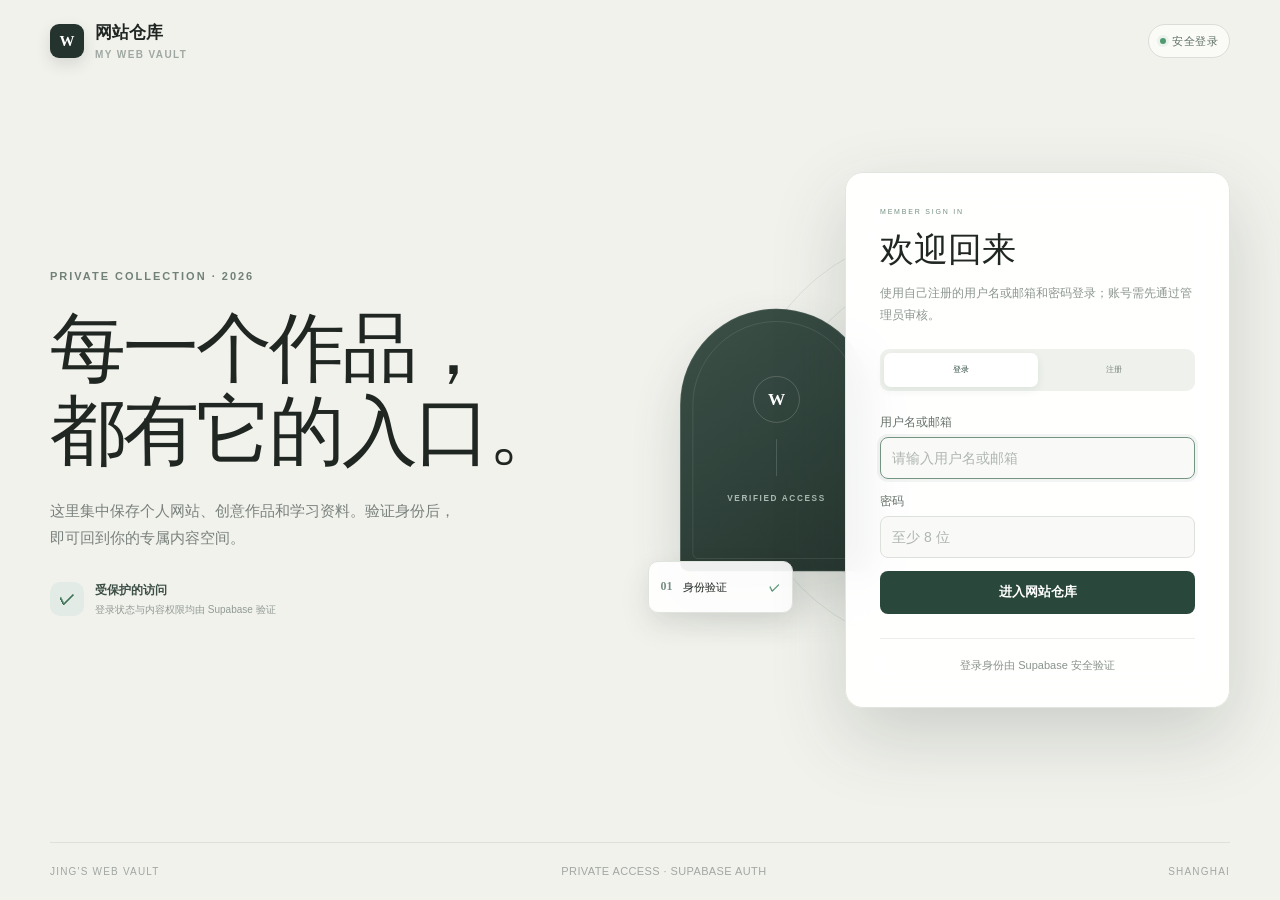
<file: index.html>
<!doctype html>
<html lang="zh-CN">
  <head>
    <meta charset="UTF-8" />
    <meta name="viewport" content="width=device-width, initial-scale=1.0" />
    <meta name="description" content="通过登录验证访问个人网站与多传感器学习资料的收藏空间。" />
    <link rel="icon" href="./favicon.svg" />
    <title>网站仓库｜每一个作品，都有它的入口</title>
    <script type="module" crossorigin src="./index-BUGNJTqG.js"></script>
    <link rel="stylesheet" crossorigin href="./index-RHdn1_Pa.css">
  </head>
  <body>
    <div id="root"></div>
  </body>
</html>
</file>
<file: index-RHdn1_Pa.css>
/*! tailwindcss v4.2.1 | MIT License | https://tailwindcss.com */
@layer theme{:root,:host{--font-sans:ui-sans-serif, system-ui, sans-serif, "Apple Color Emoji", "Segoe UI Emoji", "Segoe UI Symbol", "Noto Color Emoji";--font-mono:ui-monospace, SFMono-Regular, Menlo, Monaco, Consolas, "Liberation Mono", "Courier New", monospace;--spacing:.25rem;--default-font-family:var(--font-sans);--default-mono-font-family:var(--font-mono)}}@layer base{*,:after,:before,::backdrop{box-sizing:border-box;border:0 solid;margin:0;padding:0}::file-selector-button{box-sizing:border-box;border:0 solid;margin:0;padding:0}html,:host{-webkit-text-size-adjust:100%;tab-size:4;line-height:1.5;font-family:var(--default-font-family,ui-sans-serif, system-ui, sans-serif, "Apple Color Emoji", "Segoe UI Emoji", "Segoe UI Symbol", "Noto Color Emoji");font-feature-settings:var(--default-font-feature-settings,normal);font-variation-settings:var(--default-font-variation-settings,normal);-webkit-tap-highlight-color:transparent}hr{height:0;color:inherit;border-top-width:1px}abbr:where([title]){-webkit-text-decoration:underline dotted;text-decoration:underline dotted}h1,h2,h3,h4,h5,h6{font-size:inherit;font-weight:inherit}a{color:inherit;-webkit-text-decoration:inherit;-webkit-text-decoration:inherit;-webkit-text-decoration:inherit;-webkit-text-decoration:inherit;text-decoration:inherit}b,strong{font-weight:bolder}code,kbd,samp,pre{font-family:var(--default-mono-font-family,ui-monospace, SFMono-Regular, Menlo, Monaco, Consolas, "Liberation Mono", "Courier New", monospace);font-feature-settings:var(--default-mono-font-feature-settings,normal);font-variation-settings:var(--default-mono-font-variation-settings,normal);font-size:1em}small{font-size:80%}sub,sup{vertical-align:baseline;font-size:75%;line-height:0;position:relative}sub{bottom:-.25em}sup{top:-.5em}table{text-indent:0;border-color:inherit;border-collapse:collapse}:-moz-focusring{outline:auto}progress{vertical-align:baseline}summary{display:list-item}ol,ul,menu{list-style:none}img,svg,video,canvas,audio,iframe,embed,object{vertical-align:middle;display:block}img,video{max-width:100%;height:auto}button,input,select,optgroup,textarea{font:inherit;font-feature-settings:inherit;font-variation-settings:inherit;letter-spacing:inherit;color:inherit;opacity:1;background-color:#0000;border-radius:0}::file-selector-button{font:inherit;font-feature-settings:inherit;font-variation-settings:inherit;letter-spacing:inherit;color:inherit;opacity:1;background-color:#0000;border-radius:0}:where(select:is([multiple],[size])) optgroup{font-weight:bolder}:where(select:is([multiple],[size])) optgroup option{padding-inline-start:20px}::file-selector-button{margin-inline-end:4px}::placeholder{opacity:1}@supports (not ((-webkit-appearance:-apple-pay-button))) or (contain-intrinsic-size:1px){::placeholder{color:currentColor}@supports (color:color-mix(in lab, red, red)){::placeholder{color:color-mix(in oklab, currentcolor 50%, transparent)}}}textarea{resize:vertical}::-webkit-search-decoration{-webkit-appearance:none}::-webkit-date-and-time-value{min-height:1lh;text-align:inherit}::-webkit-datetime-edit{display:inline-flex}::-webkit-datetime-edit-fields-wrapper{padding:0}::-webkit-datetime-edit{padding-block:0}::-webkit-datetime-edit-year-field{padding-block:0}::-webkit-datetime-edit-month-field{padding-block:0}::-webkit-datetime-edit-day-field{padding-block:0}::-webkit-datetime-edit-hour-field{padding-block:0}::-webkit-datetime-edit-minute-field{padding-block:0}::-webkit-datetime-edit-second-field{padding-block:0}::-webkit-datetime-edit-millisecond-field{padding-block:0}::-webkit-datetime-edit-meridiem-field{padding-block:0}::-webkit-calendar-picker-indicator{line-height:1}:-moz-ui-invalid{box-shadow:none}button,input:where([type=button],[type=reset],[type=submit]){appearance:button}::file-selector-button{appearance:button}::-webkit-inner-spin-button{height:auto}::-webkit-outer-spin-button{height:auto}[hidden]:where(:not([hidden=until-found])){display:none!important}}@layer components;@layer utilities{.relative{position:relative}.start{inset-inline-start:var(--spacing)}.contents{display:contents}.table{display:table}.table-row{display:table-row}}@media (width<=650px){.landing-actions{align-items:stretch}.landing-actions .login-button{width:170px}.auth-panel,.register-card{padding:28px 22px}.request-grid{grid-template-columns:1fr}}.login-vault-panel>small,.login-vault-panel label{font-size:12px}@media (width<=900px){.login-vault-panel{width:82%;right:-4%}.login-visual .vault-door{left:-12%}.login-side-card{left:-9%}}@media (width<=650px){.login-hero{padding:34px 0 24px}.login-copy h1{font-size:45px}.login-visual{height:auto!important;margin:34px 0 20px!important;transform:none!important}.login-visual .vault-door,.login-visual .orbit,.login-side-card{display:none}.login-vault-panel{width:100%;padding:28px 24px;position:relative;right:auto}.login-trust{margin-top:22px}}@media (width<=650px){.account-admin .admin-side,.account-list>header{display:none}.account-list>article{grid-template-columns:1fr auto;gap:10px;padding:14px}.account-list time{display:none}.account-actions{grid-column:1/-1}.admin-identity{display:none}}:root{--ink:#202622;--muted:#8b938e;--line:#e6e8e3;--paper:#f5f6f1;--green:#27493c;--accent:#4b8168}*{box-sizing:border-box}html,body{background:var(--paper);min-height:100%;color:var(--ink);margin:0}body{font-family:Arial,PingFang SC,Microsoft YaHei,sans-serif}button,input,select{font:inherit}button,a{color:inherit}a{text-decoration:none}.brand{align-items:center;gap:11px;font-size:15px;font-weight:750;display:flex}.brand-mark{color:#fff;background:#24332d;border-radius:9px;place-items:center;width:34px;height:34px;font:700 15px Georgia,serif;display:grid;box-shadow:0 6px 15px #1d302722}.brand div{flex-direction:column;gap:2px;display:flex}.brand small{color:#9fa8a2;letter-spacing:1.4px;font-size:7px}.brand.light{color:#fff}.brand.light small{color:#7f9189}.landing{background:#f2f2ed;flex-direction:column;min-height:100vh;display:flex;overflow:hidden}.landing-nav{justify-content:space-between;align-items:center;width:min(1180px,100% - 70px);height:82px;margin:auto;display:flex}.private-pill{letter-spacing:.5px;color:#617169;background:#fafaf7;border:1px solid #daddd8;border-radius:20px;align-items:center;gap:6px;padding:8px 11px;font-size:9px;display:flex}.private-pill i{background:#4f9a71;border-radius:50%;width:6px;height:6px;box-shadow:0 0 0 3px #4f9a7117}.landing-hero{flex:1;grid-template-columns:1fr 1fr;align-items:center;gap:60px;width:min(1180px,100% - 70px);margin:auto;padding:45px 0 70px;display:grid}.hero-copy{max-width:520px}.hero-kicker{letter-spacing:2px;color:#718079;font-size:8px;font-weight:700}.hero-copy h1{letter-spacing:-3px;margin:20px 0 25px;font:500 clamp(46px,6vw,76px)/1.08 Georgia,Songti SC,serif}.hero-copy>p{color:#79817d;max-width:410px;font-size:12px;line-height:1.9}.login-button{color:#fff;background:#263e34;border-radius:8px;justify-content:space-between;align-items:center;width:190px;height:48px;margin-top:28px;padding:0 17px;font-size:11px;font-weight:700;transition:all .2s;display:flex;box-shadow:0 10px 25px #263e3428}.login-button:hover{transform:translateY(-2px);box-shadow:0 14px 30px #263e3430}.hero-copy>small{color:#a2a7a4;margin-top:12px;font-size:8px;display:block}.hero-visual{place-items:center;height:480px;display:grid;position:relative}.vault-door{color:#fff;z-index:2;background:linear-gradient(145deg,#354b42,#1d2d27);border-radius:117px 117px 10px 10px;flex-direction:column;justify-content:center;align-items:center;width:235px;height:320px;display:flex;position:relative;box-shadow:0 30px 70px #223c302c,inset 0 0 0 1px #ffffff18}.vault-door:before{content:"";border:1px solid #ffffff1f;border-radius:105px 105px 7px 7px;position:absolute;inset:15px}.vault-door span{border:1px solid #ffffff38;border-radius:50%;place-items:center;width:57px;height:57px;font:600 21px Georgia,serif;display:grid}.vault-door i{background:#ffffff30;width:1px;height:45px;margin:20px 0}.vault-door b{letter-spacing:2px;color:#a9b9b2;font-size:7px}.orbit{border:1px solid #3558471c;border-radius:50%;position:absolute}.orbit-one{width:420px;height:420px}.orbit-two{width:340px;height:340px}.floating-card{z-index:3;-webkit-backdrop-filter:blur(8px);backdrop-filter:blur(8px);background:#ffffffdb;border:1px solid #e3e6e1;border-radius:10px;align-items:center;gap:10px;width:150px;height:52px;padding:0 12px;font-size:9px;display:flex;position:absolute;box-shadow:0 12px 28px #2a3f3520}.floating-card i{color:#769083;font:600 11px Georgia,serif}.floating-card b{color:#738279;margin-left:auto}.card-one{top:18%;left:2%}.card-two{top:45%;right:0}.card-three{bottom:13%;left:5%}.landing-footer{letter-spacing:1.2px;color:#a1a7a3;border-top:1px solid #dde0db;justify-content:space-between;align-items:center;width:min(1180px,100% - 70px);height:58px;margin:auto;font-size:7px;display:flex}.landing-footer p{letter-spacing:.4px}.denied{text-align:center;place-items:center;min-height:100vh;padding:20px;display:grid}.denied>div>span{color:#fff;background:#263e34;border-radius:12px;place-items:center;width:46px;height:46px;margin:auto;font:700 18px Georgia,serif;display:grid}.denied p{letter-spacing:1.8px;color:#789084;margin:25px 0 12px;font-size:8px}.denied h1{margin:0;font:500 30px Georgia,Songti SC,serif}.denied small{color:#909691;margin:14px 0 26px;font-size:10px;display:block}.denied a{color:#fff;background:#263e34;border-radius:7px;padding:10px 14px;font-size:9px}.member-shell{background:#f7f7f3;grid-template-columns:218px 1fr;min-height:100vh;display:grid}.member-side{background:#1e2d27;flex-direction:column;justify-content:space-between;height:100vh;padding:28px 18px 18px;display:flex;position:sticky;top:0}.member-side nav{gap:5px;margin-top:28px;display:grid}.member-side nav a{color:#91a199;border-radius:8px;align-items:center;gap:10px;height:41px;padding:0 11px;font-size:10px;display:flex}.member-side nav a:hover,.member-side nav a.active{color:#fff;background:#ffffff12}.member-side nav a span{font-size:15px}.member-side>div>p{color:#62736b;letter-spacing:1.3px;text-transform:uppercase;margin:28px 12px 10px;font-size:7px}.member-side>div>button{color:#879890;cursor:pointer;background:0 0;border:0;border-radius:7px;align-items:center;width:100%;height:33px;padding:0 12px;font-size:9px;display:flex}.member-side>div>button:hover,.member-side>div>button.active{color:#fff;background:#ffffff0d}.member-side>div>button i{color:#687a71;margin-left:auto;font-size:8px;font-style:normal}.member-profile{color:#fff;border-top:1px solid #ffffff13;align-items:center;gap:8px;padding:16px 4px 0;display:flex}.member-profile>span{color:#2f473c;background:#d7dfda;border-radius:8px;place-items:center;width:30px;height:30px;font:700 11px Georgia,serif;display:grid}.member-profile>div{flex-direction:column;min-width:0;font-size:9px;display:flex}.member-profile small{color:#72837b;text-overflow:ellipsis;max-width:120px;font-size:7px;overflow:hidden}.member-profile a{color:#82938b;margin-left:auto}.member-main{min-width:0}.member-main>header{-webkit-backdrop-filter:blur(12px);backdrop-filter:blur(12px);border-bottom:1px solid var(--line);z-index:4;background:#ffffffd9;justify-content:space-between;align-items:center;height:68px;padding:0 35px;display:flex;position:sticky;top:0}.search{background:#f4f5f1;border:1px solid #e3e5e0;border-radius:8px;align-items:center;gap:7px;width:min(380px,48vw);height:35px;padding:0 10px;display:flex}.search>span{color:#939b96;font-size:20px;transform:rotate(-13deg)}.search input{background:0 0;border:0;outline:0;flex:1;font-size:9px}.member-main>header>div{align-items:center;gap:12px;display:flex}.secure{color:#70847a;align-items:center;gap:5px;font-size:8px;display:flex}.secure i{background:#4f9b70;border-radius:50%;width:5px;height:5px}.admin-link{background:#fff;border:1px solid #dce1dd;border-radius:7px;padding:8px 10px;font-size:8px}.member-content{width:min(1040px,100% - 68px);margin:auto;padding:42px 0 70px}.member-intro{justify-content:space-between;align-items:end;margin-bottom:25px;display:flex}.member-intro p{letter-spacing:1.7px;color:#789084;margin:0 0 10px;font-size:7px}.member-intro h1{margin:0;font:500 34px Georgia,Songti SC,serif}.member-intro>div>span{color:#969c98;margin-top:8px;font-size:9px;display:block}.member-count{background:#eef2ed;border:1px solid #e0e5df;border-radius:12px;align-items:center;gap:9px;padding:12px 17px;display:flex!important}.member-count strong{font:600 22px Georgia,serif}.member-count span{font-size:8px;color:#8c9690!important;margin:0!important}.filter-row{gap:6px;margin-bottom:15px;display:flex;overflow:auto}.filter-row button{white-space:nowrap;cursor:pointer;background:#fff;border:1px solid #e0e2dd;border-radius:17px;padding:7px 11px;font-size:8px}.filter-row button.active{color:#fff;background:#29483b;border-color:#29483b}.member-grid{grid-template-columns:repeat(3,1fr);gap:14px;display:grid}.member-grid>article{border:1px solid var(--line);background:#fff;border-radius:13px;transition:all .2s;overflow:hidden}.member-grid>article:hover{transform:translateY(-3px);box-shadow:0 12px 28px #2c393314}.member-shot{height:130px;padding:16px 22px 0;position:relative;overflow:hidden}.tone-0{background:#e7e1d8}.tone-1{background:#dae8e6}.tone-2{background:#e1ebdd}.tone-3{background:#e4e0ec}.tone-4{background:#eee1d5}.tone-5{background:#dae2e9}.mini-browser{background:#ffffffd6;border-radius:5px 5px 0 0;align-items:center;gap:3px;height:13px;padding:0 6px;display:flex}.mini-browser span{background:#c2c7c2;border-radius:50%;width:3px;height:3px}.shot-design{background:#ffffffa8;height:104px;padding:14px;position:relative}.shot-design>i{background:#54615a;width:29%;height:3px;margin-bottom:13px;display:block}.shot-design>b{opacity:.43;background:#7d8b84;width:47%;height:6px;margin:5px 0;display:block}.shot-design>b:nth-child(3){width:35%}.shot-design em{background:#49695733;border-radius:3px;width:34%;height:61px;position:absolute;top:14px;right:14px}.status{background:#ffffffe8;border-radius:7px;align-items:center;gap:4px;padding:4px 7px;font-size:7px;display:flex;position:absolute;bottom:7px;left:8px}.status>i{background:#4c9b6d;border-radius:50%;width:5px;height:5px}.member-info{padding:14px}.member-info>div{align-items:center;display:flex}.member-info h2{flex:1;margin:0;font-size:11px}.member-info>div a{color:#547565;font-size:14px}.member-info>p{color:#969c98;white-space:nowrap;text-overflow:ellipsis;margin:7px 0 14px;font-size:8px;overflow:hidden}.member-info footer{border-top:1px solid #efefec;align-items:center;gap:7px;padding-top:10px;display:flex}.member-info footer span{color:#65776e;background:#eef2ef;border-radius:4px;padding:4px 6px;font-size:7px}.member-info footer button{color:#909792;cursor:pointer;background:0 0;border:0;margin-left:auto;font-size:7px}.member-info footer a{color:#fff;background:#345746;border-radius:5px;padding:5px 7px;font-size:7px}.empty{text-align:center;background:#ffffff80;border:1px dashed #d6d9d3;border-radius:13px;padding:48px}.empty>span{color:#9fa8a2;font-size:28px}.empty h3{margin:8px 0 5px;font:600 16px Georgia,serif}.empty p{color:#9da39f;font-size:8px}.admin-shell{background:#f5f6f2;grid-template-columns:210px 1fr;min-height:100vh;display:grid}.admin-side{background:#1d2d27;flex-direction:column;height:100vh;padding:28px 17px;display:flex;position:sticky;top:0}.admin-side nav{gap:5px;margin-top:34px;display:grid}.admin-side nav button{color:#8c9d95;cursor:pointer;background:0 0;border:0;border-radius:8px;align-items:center;gap:10px;height:42px;padding:0 11px;font-size:10px;display:flex}.admin-side nav button:hover,.admin-side nav button.active{color:#fff;background:#ffffff12}.admin-side nav button span{font-size:15px}.admin-side nav button i{color:#708179;margin-left:auto;font-size:8px;font-style:normal}.back-vault{color:#82948b;margin-top:auto;padding:10px;font-size:9px}.admin-main>header{border-bottom:1px solid var(--line);background:#fff;justify-content:space-between;align-items:center;height:105px;padding:0 40px;display:flex}.admin-main>header p{letter-spacing:1.6px;color:#789084;margin:0 0 7px;font-size:7px}.admin-main>header h1{margin:0;font:600 25px Georgia,Songti SC,serif}.admin-main>header>button{color:#fff;cursor:pointer;background:#29483b;border:0;border-radius:8px;padding:11px 14px;font-size:9px;font-weight:700}.admin-content{width:min(1150px,100%);margin:auto;padding:30px 40px}.admin-summary{grid-template-columns:repeat(3,1fr);gap:12px;margin-bottom:20px;display:grid}.admin-summary article{border:1px solid var(--line);background:#fff;border-radius:11px;flex-direction:column;justify-content:space-between;height:85px;padding:16px;display:flex}.admin-summary span{color:#929995;font-size:8px}.admin-summary strong{font:600 21px Georgia,serif}.admin-table{border:1px solid var(--line);background:#fff;border-radius:12px;overflow:hidden}.table-head,.table-row{grid-template-columns:2fr .8fr .7fr 1.2fr .65fr;align-items:center;padding:0 17px;display:grid}.table-head{border-bottom:1px solid var(--line);letter-spacing:.5px;color:#8f9692;text-transform:uppercase;background:#f0f2ee;height:39px;font-size:7px}.table-row{border-bottom:1px solid #eff0ed;min-height:64px;font-size:8px}.table-row:last-child{border-bottom:0}.table-row>span:first-child{align-items:center;gap:9px;min-width:0;display:flex}.table-row>span:first-child>b{color:#3e6552;background:#e4ebe6;border-radius:7px;place-items:center;width:29px;height:29px;font:600 11px Georgia,serif;display:grid}.table-row>span:first-child>i{flex-direction:column;min-width:0;font-style:normal;display:flex}.table-row>span:first-child small{color:#a1a6a3;white-space:nowrap;text-overflow:ellipsis;max-width:200px;margin-top:3px;font-size:7px;overflow:hidden}.table-row em{color:#5c7167;background:#eef2ef;border-radius:4px;padding:4px 6px;font-size:7px;font-style:normal}.online-dot{background:#4b9d6d;border-radius:50%;width:5px;height:5px;margin-right:5px;display:inline-block}.url-cell{white-space:nowrap;text-overflow:ellipsis;color:#87908b;overflow:hidden}.table-row>span:last-child{justify-content:flex-end;gap:7px;display:flex}.table-row>span:last-child a{color:#547565;font-size:13px}.table-row>span:last-child button{color:#bd6b63;cursor:pointer;background:0 0;border:0;font-size:7px}.admin-note{background:#edf4ef;border:1px solid #dae5de;border-radius:10px;align-items:center;gap:10px;margin-bottom:17px;padding:12px 14px;display:flex}.admin-note>span{color:#fff;background:#4b7c64;border-radius:50%;place-items:center;width:22px;height:22px;font:600 10px Georgia,serif;display:grid}.admin-note p{color:#66756d;margin:0;font-size:8px}.admin-note strong{color:#3f5d4e;margin-bottom:3px;display:block}.modal-backdrop{-webkit-backdrop-filter:blur(5px);backdrop-filter:blur(5px);z-index:20;background:#18241f66;place-items:center;padding:20px;display:grid;position:fixed;inset:0}.modal{background:#fff;border-radius:15px;width:min(390px,100%);padding:29px;position:relative;box-shadow:0 24px 65px #0003}.close{color:#888;cursor:pointer;background:0 0;border:0;font-size:20px;position:absolute;top:12px;right:14px}.modal-icon{color:#3b7057;background:#e8f0eb;border-radius:9px;place-items:center;width:34px;height:34px;display:grid}.modal h2{margin:14px 0 6px;font:600 20px Georgia,Songti SC,serif}.modal>p{color:#979d99;margin:0 0 17px;font-size:8px}.modal label{color:#6d746f;gap:5px;margin-top:10px;font-size:8px;display:grid}.modal input,.modal select{background:#fafbf8;border:1px solid #dfe2dc;border-radius:7px;outline:0;height:38px;padding:0 10px;font-size:9px}.modal input:focus,.modal select:focus{border-color:#729481;box-shadow:0 0 0 3px #52735f13}.submit-button{color:#fff;cursor:pointer;background:#29483b;border:0;border-radius:7px;width:100%;height:39px;margin-top:18px;font-size:9px;font-weight:700}.toast{z-index:30;color:#fff;background:#203129;border-radius:8px;padding:11px 15px;font-size:8px;position:fixed;bottom:24px;left:50%;transform:translate(-50%);box-shadow:0 10px 28px #0003}@media (width<=900px){.landing-hero{gap:20px}.hero-visual{transform:scale(.83)}.member-shell,.admin-shell{grid-template-columns:180px 1fr}.member-grid{grid-template-columns:repeat(2,1fr)}.admin-content{padding:25px 22px}.admin-main>header{padding:0 24px}.table-head,.table-row{grid-template-columns:1.5fr .7fr .7fr .5fr}.table-head span:nth-child(4),.table-row>span:nth-child(4){display:none}}@media (width<=650px){.landing-nav,.landing-hero,.landing-footer{width:calc(100% - 34px)}.landing-nav{height:70px}.landing-hero{padding:50px 0;display:block}.hero-copy h1{font-size:47px}.hero-visual{height:390px;margin-top:35px}.floating-card{width:130px}.landing-footer span:last-child{display:none}.member-shell,.admin-shell{display:block}.member-side,.admin-side{z-index:10;width:100%;height:62px;padding:7px 10px;display:block;position:fixed;inset:auto 0 0}.member-side .brand,.member-side>div>p,.member-side>div>button,.member-profile,.admin-side>.brand,.back-vault{display:none}.member-side nav,.admin-side nav{grid-template-columns:1fr 1fr;margin:0;display:grid}.member-side nav a,.admin-side nav button{justify-content:center;height:47px}.admin-side nav button i{display:none}.member-main>header{height:61px;padding:0 14px}.secure{display:none}.member-content{width:calc(100% - 28px);padding:28px 0 90px}.member-grid{grid-template-columns:1fr 1fr;gap:9px}.member-shot{height:105px;padding:13px 14px 0}.member-count{display:none!important}.admin-main>header{height:90px;padding:0 18px}.admin-content{padding:18px 14px 90px}.admin-summary{gap:7px}.admin-summary article{padding:12px}.table-head,.table-row{grid-template-columns:1.5fr .7fr .5fr}.table-head span:nth-child(3),.table-row>span:nth-child(3){display:none}.table-row>span:first-child small{max-width:110px}}@media (width<=430px){.private-pill{display:none}.hero-copy h1{font-size:41px}.hero-visual{margin:-10px -40px;transform:scale(.7)}.landing-footer p{display:none}.member-grid{grid-template-columns:1fr}.search{width:62vw}.member-intro h1{font-size:29px}.admin-summary{grid-template-columns:1fr 1fr}.admin-summary article:last-child{display:none}.table-head,.table-row{grid-template-columns:1fr .6fr}.table-head span:nth-child(2),.table-row>span:nth-child(2){display:none}}body{font-size:16px}.private-pill,.hero-kicker{font-size:12px}.hero-copy>p{font-size:16px}.login-button{font-size:15px}.hero-copy>small,.floating-card{font-size:12px}.vault-door b,.landing-footer{font-size:10px}.denied p{font-size:11px}.denied small,.denied a,.member-side nav a{font-size:14px}.member-info>p{font-size:13px;line-height:1.6}.back-vault{font-size:13px}.table-row{font-size:12px}.table-row>span:first-child small,.table-row em,.table-row>span:last-child button{font-size:11px}.admin-note p,.modal>p,.modal label{font-size:12px}.modal input,.modal select,.submit-button{font-size:13px}@media (width<=650px){.member-side nav a,.admin-side nav button{font-size:13px}.member-info h2{font-size:16px}.member-info>p,.search input{font-size:13px}}.brand{font-size:17px}.brand small{font-size:10px}.private-pill,.hero-kicker{font-size:11px}.hero-copy>p{font-size:15px;line-height:1.8}.login-button,.register-button{font-size:13px}.hero-copy>small,.floating-card{font-size:11px}.floating-card i{font-size:13px}.landing-footer{font-size:10px}.landing-footer p,.denied p{font-size:11px}.denied h1{font-size:34px}.denied small{font-size:13px}.denied a{font-size:12px}.auth-panel>p,.register-card>p{font-size:10px}.auth-panel>h1,.register-card>h1{font-size:32px}.auth-panel>small,.register-card>small{font-size:13px}.auth-panel label,.register-card label{font-size:12px}.auth-panel input,.register-card input,.register-card textarea{font-size:14px}.auth-panel form>button,.register-card form>button,.register-card.status-card>button{font-size:13px}.auth-panel form>em,.register-card form>em,.auth-panel>footer,.auth-tabs button,.phone-coming p,.signup-success p,.signup-success a,.status-card>a,.cancel-link{font-size:12px}.verified-account>span,.account-line>span{font-size:11px}.verified-account b,.account-line i{font-size:12px}.member-side nav a{font-size:13px}.member-side>div>p{font-size:10px}.member-side>div>button{font-size:12px}.member-side>div>button i{font-size:10px}.member-profile>div{font-size:12px}.member-profile small{font-size:10px}.search input{font-size:12px}.secure,.admin-link{font-size:11px}.member-intro p{font-size:10px}.member-intro h1{font-size:38px}.member-intro>div>span{font-size:12px}.member-count span{font-size:11px!important}.filter-row button{font-size:11px}.status{font-size:10px}.member-info h2{font-size:15px}.member-info>p{font-size:12px}.member-info footer span,.member-info footer button,.member-info footer a{font-size:10px}.empty p{font-size:11px}.admin-side nav button{font-size:13px}.admin-side nav button i,.back-vault{font-size:11px}.admin-main>header p{font-size:10px}.admin-main>header h1{font-size:29px}.admin-main>header>button{font-size:12px}.admin-summary span{font-size:11px}.table-head{font-size:10px}.table-row{min-height:70px;font-size:11px}.table-row>span:first-child strong{font-size:12px}.table-row>span:first-child small,.table-row em,.table-row>span:last-child button{font-size:10px}.admin-note p{font-size:11px;line-height:1.6}.modal h2{font-size:23px}.modal>p,.modal label{font-size:11px}.modal input,.modal select,.submit-button{font-size:12px}.toast,.review-title p,.request-grid>article>p,.no-requests p{font-size:11px}.review-title>span,.request-person>i,.request-grid footer>small,.request-grid footer button{font-size:10px}.request-person small{font-size:10px}@media (width<=650px){.hero-copy>p{font-size:14px}.member-intro h1{font-size:33px}.table-row{font-size:10px}.auth-panel>h1,.register-card>h1{font-size:29px}}.landing-actions{align-items:center;gap:10px;margin-top:28px;display:flex}.landing-actions .login-button{margin-top:0}.register-button{color:#42564c;background:#fafaf7;border:1px solid #d8ddd8;border-radius:8px;place-items:center;height:48px;padding:0 18px;font-size:10px;font-weight:700;display:grid}.denied>div>div{justify-content:center;align-items:center;gap:12px;display:flex}.denied .text-link{color:#52645b;background:0 0;border:1px solid #d8ddd8}.auth-page,.register-page{background:radial-gradient(circle at 50% 8%,#fff 0,#f4f5f0 42%,#e9ede7 100%);place-items:center;min-height:100vh;padding:30px 18px;display:grid}.auth-panel,.register-card{background:#ffffffed;border:1px solid #e1e5df;border-radius:18px;width:min(430px,100%);padding:38px;box-shadow:0 24px 65px #263b3120}.register-logo{color:#fff;background:#263e34;border-radius:11px;place-items:center;width:42px;height:42px;font:700 16px Georgia,serif;display:grid}.auth-panel>p,.register-card>p{letter-spacing:1.8px;color:#759080;margin:24px 0 10px;font-size:7px}.auth-panel>h1,.register-card>h1{margin:0 0 10px;font:500 29px Georgia,Songti SC,serif}.auth-panel>small,.register-card>small{color:#8d9690;font-size:9px;line-height:1.8;display:block}.auth-panel form,.register-card form{gap:13px;margin-top:22px;display:grid}.auth-panel label,.register-card label{color:#66716a;gap:6px;font-size:8px;display:grid}.auth-panel input,.register-card input,.register-card textarea{background:#f9faf7;border:1px solid #dce1db;border-radius:8px;outline:0;width:100%;padding:0 11px;font-size:10px}.auth-panel input,.register-card input{height:42px}.register-card textarea{resize:vertical;height:92px;padding-top:11px}.auth-panel input:focus,.register-card input:focus,.register-card textarea:focus{border-color:#739582;box-shadow:0 0 0 3px #52735f13}.auth-panel form>button,.register-card form>button,.register-card.status-card>button{color:#fff;cursor:pointer;background:#29483b;border:0;border-radius:8px;height:43px;font-size:9px;font-weight:700}.auth-panel form>button:disabled,.register-card form>button:disabled{opacity:.65}.auth-panel form>em,.register-card form>em{color:#b1534e;background:#fff0ee;border-radius:7px;padding:9px;font-size:8px;font-style:normal}.auth-panel>footer{text-align:center;color:#8a928d;border-top:1px solid #eceeea;margin-top:24px;padding-top:18px;font-size:8px}.auth-panel>footer a{color:#315c48;margin-left:4px;font-weight:700}.auth-tabs{background:#eef1ec;border-radius:9px;grid-template-columns:1fr 1fr;margin-top:22px;padding:4px;display:grid}.auth-tabs button{color:#7c8781;cursor:pointer;background:0 0;border:0;border-radius:7px;height:34px;font-size:8px}.auth-tabs button.active{color:#29483b;background:#fff;box-shadow:0 3px 10px #213a2f12}.phone-coming,.signup-success{text-align:center;padding:28px 10px 12px}.phone-coming>span,.signup-success>span,.pending-icon,.rejected-icon{color:#3d765a;background:#e6efe9;border-radius:50%;place-items:center;width:42px;height:42px;margin:auto;font-style:normal;display:grid}.phone-coming h2,.signup-success h2{margin:13px 0 6px;font:600 17px Georgia,Songti SC,serif}.phone-coming p,.signup-success p{color:#8c9690;font-size:8px;line-height:1.7}.signup-success a{color:#fff;background:#29483b;border-radius:7px;margin-top:12px;padding:10px 14px;font-size:8px;display:inline-block}.verified-account,.account-line{background:#eff5f1;border:1px solid #dce7df;border-radius:9px;align-items:center;gap:10px;margin-top:18px;padding:11px 12px;display:flex}.verified-account>i{color:#fff;background:#4d8468;border-radius:50%;place-items:center;width:24px;height:24px;font-size:9px;font-style:normal;display:grid}.verified-account>span,.account-line>span{color:#7c8881;flex-direction:column;font-size:8px;display:flex}.verified-account b,.account-line i{color:#344d40;margin-top:3px;font-size:9px;font-style:normal}.cancel-link{text-align:center;color:#7f8983;margin-top:17px;font-size:8px;display:block}.status-card{text-align:center}.status-card .register-logo{margin:0 auto 22px}.status-card>i{margin-bottom:14px}.status-card .account-line{text-align:left}.status-card>a{color:#315c48;margin-top:22px;font-size:8px;font-weight:700;display:inline-block}.review-section{margin-bottom:18px}.review-title{justify-content:space-between;align-items:center;margin-bottom:12px;display:flex}.review-title h2{margin:0 0 4px;font:600 17px Georgia,Songti SC,serif}.review-title p{color:#8b948f;margin:0;font-size:8px}.review-title>span{color:#9a6a2d;background:#fff1df;border-radius:12px;padding:6px 9px;font-size:7px}.request-grid{grid-template-columns:repeat(2,1fr);gap:10px;display:grid}.request-grid>article{border:1px solid var(--line);background:#fff;border-radius:11px;padding:15px}.request-person{align-items:center;gap:9px;display:flex}.request-person>b{color:#426453;background:#e5ece7;border-radius:8px;place-items:center;width:31px;height:31px;font:600 11px Georgia,serif;display:grid}.request-person>span{flex-direction:column;min-width:0;display:flex}.request-person strong{font-size:9px}.request-person small{color:#929995;font-size:7px}.request-person>i{color:#a27035;background:#fff4e5;border-radius:4px;margin-left:auto;padding:4px 6px;font-size:7px;font-style:normal}.request-grid>article>p{color:#7c8680;min-height:28px;font-size:8px;line-height:1.6}.request-grid footer{border-top:1px solid #eef0ec;align-items:center;gap:6px;padding-top:10px;display:flex}.request-grid footer>small{color:#9ca39f;margin-right:auto;font-size:7px}.request-grid footer button{cursor:pointer;border:0;border-radius:6px;padding:7px 9px;font-size:7px}.request-grid footer .reject{color:#a75b55;background:#f6eeee}.request-grid footer .approve{color:#fff;background:#315744}.no-requests{background:#fff;border:1px dashed #d8ded8;border-radius:11px;justify-content:center;align-items:center;gap:9px;height:82px;display:flex}.no-requests span{color:#4f8068;background:#e8f1eb;border-radius:50%;place-items:center;width:24px;height:24px;display:grid}.no-requests p{color:#818b85;font-size:8px}@media (width<=650px){.landing-actions{align-items:stretch}.landing-actions .login-button{width:170px}.auth-panel,.register-card{padding:28px 22px}.request-grid{grid-template-columns:1fr}}.profile-logout{color:inherit;cursor:pointer;font:inherit;background:0 0;border:0}.text-logout{color:#68776f;cursor:pointer;background:0 0;border:0;margin-top:18px;font-size:9px;text-decoration:underline}.login-hero{padding-top:26px}.login-copy{z-index:2;position:relative}.login-copy h1{max-width:520px}.login-trust{align-items:center;gap:11px;margin-top:30px;display:flex}.login-trust>span{color:#3f7459;background:#e3ebe6;border-radius:10px;place-items:center;width:34px;height:34px;font-weight:700;display:grid}.login-trust p{flex-direction:column;gap:3px;display:flex;margin:0!important}.login-trust b{color:#3c4f46;font-size:12px}.login-trust small{color:#909a94;font-size:10px}.login-visual{isolation:isolate}.login-visual .vault-door{opacity:.96;position:absolute;left:-2%;transform:scale(.82)}.login-vault-panel{z-index:4;-webkit-backdrop-filter:blur(16px);backdrop-filter:blur(16px);background:#fffffff2;width:min(385px,78%);padding:34px;position:absolute;right:0;box-shadow:0 28px 75px #263b3130}.login-vault-panel>p{margin-top:0}.login-vault-panel>h1{font-size:34px}.login-vault-panel>small,.login-vault-panel label{font-size:12px}.login-vault-panel input{font-size:14px}.login-vault-panel form>button{font-size:13px}.login-vault-panel>footer{font-size:11px}.login-side-card{z-index:3;background:#ffffffeb;border:1px solid #dfe4df;border-radius:10px;align-items:center;gap:10px;width:145px;height:52px;padding:0 12px;font-size:11px;display:flex;position:absolute;bottom:14%;left:-4%;box-shadow:0 12px 28px #263b3120}.login-side-card i{color:#789084;font:600 12px Georgia,serif}.login-side-card b{color:#4b8b68;margin-left:auto}@media (width<=900px){.login-vault-panel{width:82%;right:-4%}.login-visual .vault-door{left:-12%}.login-side-card{left:-9%}}@media (width<=650px){.login-hero{padding:34px 0 24px}.login-copy h1{font-size:45px}.login-visual{height:auto!important;margin:34px 0 20px!important;transform:none!important}.login-visual .vault-door,.login-visual .orbit,.login-side-card{display:none}.login-vault-panel{width:100%;padding:28px 24px;position:relative;right:auto}.login-trust{margin-top:22px}}.signup-success button{color:#fff;cursor:pointer;background:#29483b;border:0;border-radius:7px;margin-top:12px;padding:10px 14px;font-size:12px;display:inline-block}.admin-side nav a{color:#8c9d95;border-radius:8px;align-items:center;gap:10px;height:42px;padding:0 11px;font-size:13px;display:flex}.admin-side nav a:hover,.admin-side nav a.active{color:#fff;background:#ffffff12}.admin-side nav a span{font-size:16px}.admin-logout{color:#91a199;cursor:pointer;background:0 0;border:1px solid #ffffff1c;border-radius:8px;height:40px;margin-top:auto}.admin-identity{color:#728078;font-size:12px}.admin-error{color:#a3544e;background:#fff0ee;border-radius:9px;margin-bottom:15px;padding:12px 14px;font-size:12px}.account-loading{text-align:center;border:1px solid var(--line);color:#8c9690;background:#fff;border-radius:12px;padding:45px}.account-list{border:1px solid var(--line);background:#fff;border-radius:12px;overflow:hidden}.account-list>header,.account-list>article{grid-template-columns:1.4fr .7fr .6fr .8fr;align-items:center;gap:16px;padding:0 18px;display:grid}.account-list>header{border-bottom:1px solid var(--line);color:#8f9692;background:#f0f2ee;height:42px;font-size:11px}.account-list>article{border-bottom:1px solid #eff0ed;min-height:72px}.account-list>article:last-child{border-bottom:0}.account-person{align-items:center;gap:10px;display:flex}.account-person>b{color:#3e6552;background:#e4ebe6;border-radius:9px;place-items:center;width:34px;height:34px;display:grid}.account-person>span{flex-direction:column;display:flex}.account-person strong{font-size:14px}.account-person small,.account-list time{color:#929995;margin-top:3px;font-size:11px}.account-status{border-radius:12px;justify-self:start;padding:5px 8px;font-size:11px}.account-status.pending{color:#9a6a2d;background:#fff4e5}.account-status.approved{color:#3f7659;background:#e8f2eb}.account-status.rejected{color:#a45a54;background:#f8eceb}.account-actions{justify-content:flex-end;gap:7px;display:flex}.account-actions button{cursor:pointer;border:0;border-radius:7px;padding:8px 11px;font-size:11px}.account-actions button:disabled{opacity:.35;cursor:default}.account-actions .reject{color:#a75b55;background:#f6eeee}.account-actions .approve{color:#fff;background:#315744}@media (width<=650px){.account-admin .admin-side,.account-list>header{display:none}.account-list>article{grid-template-columns:1fr auto;gap:10px;padding:14px}.account-list time{display:none}.account-actions{grid-column:1/-1}.admin-identity{display:none}}.learn-shell{color:#1f2924;background:#f4f6f1;min-height:100vh;font-size:16px}.learn-hero{color:#fff;background:#20382f;padding:28px max(28px,50vw - 580px) 64px}.learn-hero nav{color:#b9c8c0;justify-content:space-between;align-items:center;font-size:14px;display:flex}.learn-hero nav a{color:#e7eee9;padding:9px 0}.learn-hero nav span{letter-spacing:1.7px;font-size:12px}.learn-hero-grid{grid-template-columns:1.35fr .65fr;align-items:end;gap:65px;padding-top:68px;display:grid}.learn-hero-grid>div>p{letter-spacing:1.3px;color:#97b7a7;margin:0 0 15px;font-size:13px}.learn-hero h1{letter-spacing:-2px;margin:0 0 22px;font:500 clamp(42px,5vw,66px)/1.13 Georgia,Songti SC,serif}.learn-hero-grid>div>span{color:#cbd8d1;max-width:650px;font-size:17px;line-height:1.85;display:block}.learn-stats{grid-template-columns:repeat(3,1fr);gap:10px;display:grid}.learn-stats article{text-align:center;background:#ffffff0a;border:1px solid #ffffff1d;border-radius:13px;padding:18px 10px}.learn-stats strong{font:600 30px Georgia,serif;display:block}.learn-stats span{color:#aebfb6;font-size:12px}.learn-guide{background:#fff;border:1px solid #e1e6df;border-radius:17px;grid-template-columns:230px 1fr;align-items:center;gap:24px;width:min(1160px,100% - 48px);margin:-29px auto 0;padding:25px 28px;display:grid;box-shadow:0 15px 40px #25372f12}.learn-guide small,.material-heading small,.learn-boundary small{letter-spacing:1.4px;color:#5e836f;font-size:11px;font-weight:750}.learn-guide h2,.material-heading h2,.learn-boundary h2{margin:7px 0 0;font:600 22px Georgia,Songti SC,serif}.learn-guide ol{counter-reset:guide;grid-template-columns:repeat(5,1fr);margin:0;padding:0;list-style:none;display:grid}.learn-guide li{counter-increment:guide;border-left:1px solid #e8ebe6;padding:5px 14px}.learn-guide li:before{content:counter(guide,decimal-leading-zero);color:#89a092;font:600 12px Georgia,serif}.learn-guide li b,.learn-guide li span{display:block}.learn-guide li b{margin:6px 0 3px;font-size:14px}.learn-guide li span{color:#8b9690;font-size:12px}.learn-body{width:min(1160px,100% - 48px);margin:auto;padding:46px 0 72px}.learn-controls{justify-content:space-between;align-items:center;gap:20px;display:flex}.format-tabs{background:#e9ede7;border-radius:11px;padding:4px;display:flex}.format-tabs button{cursor:pointer;background:0 0;border:0;border-radius:8px;padding:11px 17px;font-size:15px}.format-tabs button i{color:#819087;margin-left:5px;font-size:12px;font-style:normal}.format-tabs button.active{color:#284b3b;background:#fff;font-weight:750;box-shadow:0 3px 10px #293b3212}.learn-controls label{background:#fff;border:1px solid #dce2da;border-radius:11px;align-items:center;gap:8px;width:min(400px,45vw);height:46px;padding:0 13px;display:flex}.learn-controls label span{color:#7f8e86;font-size:24px;transform:rotate(-12deg)}.learn-controls input{background:0 0;border:0;outline:0;flex:1;font-size:15px}.category-row{gap:8px;padding:17px 0 35px;display:flex;overflow:auto}.category-row button{white-space:nowrap;cursor:pointer;background:#fafbf9;border:1px solid #d9dfd7;border-radius:21px;padding:9px 14px;font-size:13px}.category-row button.active{color:#fff;background:#294a3b;border-color:#294a3b}.material-heading{justify-content:space-between;align-items:end;margin-bottom:18px;display:flex}.material-heading>span{color:#86928b;font-size:13px}.material-grid{grid-template-columns:repeat(3,1fr);gap:15px;display:grid}.material-card{background:#fff;border:1px solid #e0e5de;border-radius:15px;flex-direction:column;min-height:335px;padding:20px;transition:all .2s;display:flex}.material-card:hover{border-color:#c8d5cc;transform:translateY(-3px);box-shadow:0 14px 30px #273a3112}.material-top{color:#718078;align-items:center;gap:7px;font-size:11px;display:flex}.material-type{border-radius:6px;padding:4px 8px;font-weight:800}.material-type.reading{color:#37624d;background:#e7f0e9}.material-type.video{color:#66538a;background:#eeeaf6}.material-top b{color:#9a6a22;background:#fff5df;border-radius:6px;margin-left:auto;padding:4px 7px;font-size:10px}.material-card h3{margin:17px 0 10px;font:600 20px/1.45 Georgia,Songti SC,serif}.material-card>p{color:#6d7872;margin:0 0 15px;font-size:14px;line-height:1.75}.ai-note{background:#f4f6f3;border-radius:10px;margin-top:auto;padding:12px 13px}.ai-note strong,.ai-note span{display:block}.ai-note strong{color:#4c755f;margin-bottom:5px;font-size:11px}.ai-note span{color:#66736c;font-size:13px;line-height:1.65}.material-card footer{border-top:1px solid #edf0ec;justify-content:space-between;align-items:center;margin-top:15px;padding-top:14px;display:flex}.material-card footer span{color:#8b9690;font-size:11px}.material-card footer a,.material-card footer button{color:#2d6048;cursor:pointer;background:0 0;border:0;padding:0;font-size:13px;font-weight:750}.learn-empty{text-align:center;color:#7b8780;border:1px dashed #cfd7cf;border-radius:14px;padding:55px}.learn-boundary{background:#e8eee9;border-top:1px solid #dbe3dc;grid-template-columns:.65fr 1.35fr;align-items:center;gap:60px;padding:46px max(28px,50vw - 580px);display:grid}.learn-boundary p{color:#647169;margin:0;font-size:15px;line-height:1.9}.learn-boundary h2{font-size:27px}.learn-boundary small{color:#4a725d}.reader-backdrop{z-index:50;-webkit-backdrop-filter:blur(7px);backdrop-filter:blur(7px);background:#17221dbd;place-items:center;padding:24px;display:grid;position:fixed;inset:0}.reader-panel{background:#fbfcf9;border-radius:19px;width:min(820px,100%);max-height:90vh;overflow:auto;box-shadow:0 30px 90px #0006}.reader-panel>header{z-index:2;-webkit-backdrop-filter:blur(10px);backdrop-filter:blur(10px);background:#fbfcf9f2;border-bottom:1px solid #e3e8e2;justify-content:space-between;gap:20px;padding:24px 28px 20px;display:flex;position:sticky;top:0}.reader-panel>header span{color:#5b816c;letter-spacing:.8px;font-size:12px}.reader-panel>header h2{margin:6px 0 0;font:600 28px/1.35 Georgia,Songti SC,serif}.reader-panel>header button{color:#4c5f55;cursor:pointer;background:#edf1ec;border:0;border-radius:50%;width:38px;height:38px;font-size:25px}.reader-intro{color:#53645a;background:#eaf0eb;border-radius:12px;margin:24px 28px 8px;padding:18px 20px;font-size:17px;line-height:1.9}.reader-content{padding:4px 28px 12px}.reader-content section{border-bottom:1px solid #e7ebe6;padding:18px 0}.reader-content section:last-child{border-bottom:0}.reader-content h3{margin:0 0 10px;font:600 21px Georgia,Songti SC,serif}.reader-content p,.reader-content li{color:#4f5e56;font-size:16px;line-height:1.85}.reader-content p{margin:8px 0}.reader-content ul{margin:0;padding-left:23px}.reader-content li{margin:6px 0}.reader-panel>footer{border-top:1px solid #e3e8e2;justify-content:space-between;align-items:center;gap:20px;padding:18px 28px 22px;display:flex}.reader-panel>footer span{color:#879188;font-size:12px}.reader-panel>footer a{color:#2f654a;font-size:14px;font-weight:750}@media (width<=900px){.learn-hero-grid{grid-template-columns:1fr;gap:30px;padding-top:45px}.learn-guide{grid-template-columns:1fr}.learn-guide ol{grid-template-columns:repeat(3,1fr)}.material-grid{grid-template-columns:1fr 1fr}.learn-boundary{grid-template-columns:1fr;gap:20px}}@media (width<=620px){.learn-shell{font-size:16px}.learn-hero{padding:20px 18px 48px}.learn-hero nav span{display:none}.learn-hero h1{font-size:39px}.learn-hero-grid>div>span{font-size:16px}.learn-stats{gap:6px}.learn-stats article{padding:14px 5px}.learn-guide,.learn-body{width:calc(100% - 28px)}.learn-guide{padding:20px}.learn-guide ol{grid-template-columns:1fr 1fr}.learn-controls{flex-direction:column;align-items:stretch}.learn-controls label{width:100%}.category-row{padding-bottom:27px}.material-heading{align-items:start}.material-grid{grid-template-columns:1fr}.material-card{min-height:0}.learn-boundary{padding:36px 20px}.learn-hero-grid{padding-top:38px}.reader-backdrop{padding:0}.reader-panel{border-radius:0;width:100%;height:100vh;max-height:none}.reader-panel>header{padding:19px 18px 16px}.reader-panel>header h2{font-size:24px}.reader-intro{margin:18px 16px 4px;font-size:16px}.reader-content{padding:4px 18px 10px}.reader-content p,.reader-content li{font-size:16px}.reader-panel>footer{flex-direction:column;align-items:flex-start;padding:16px 18px}}
</file>
